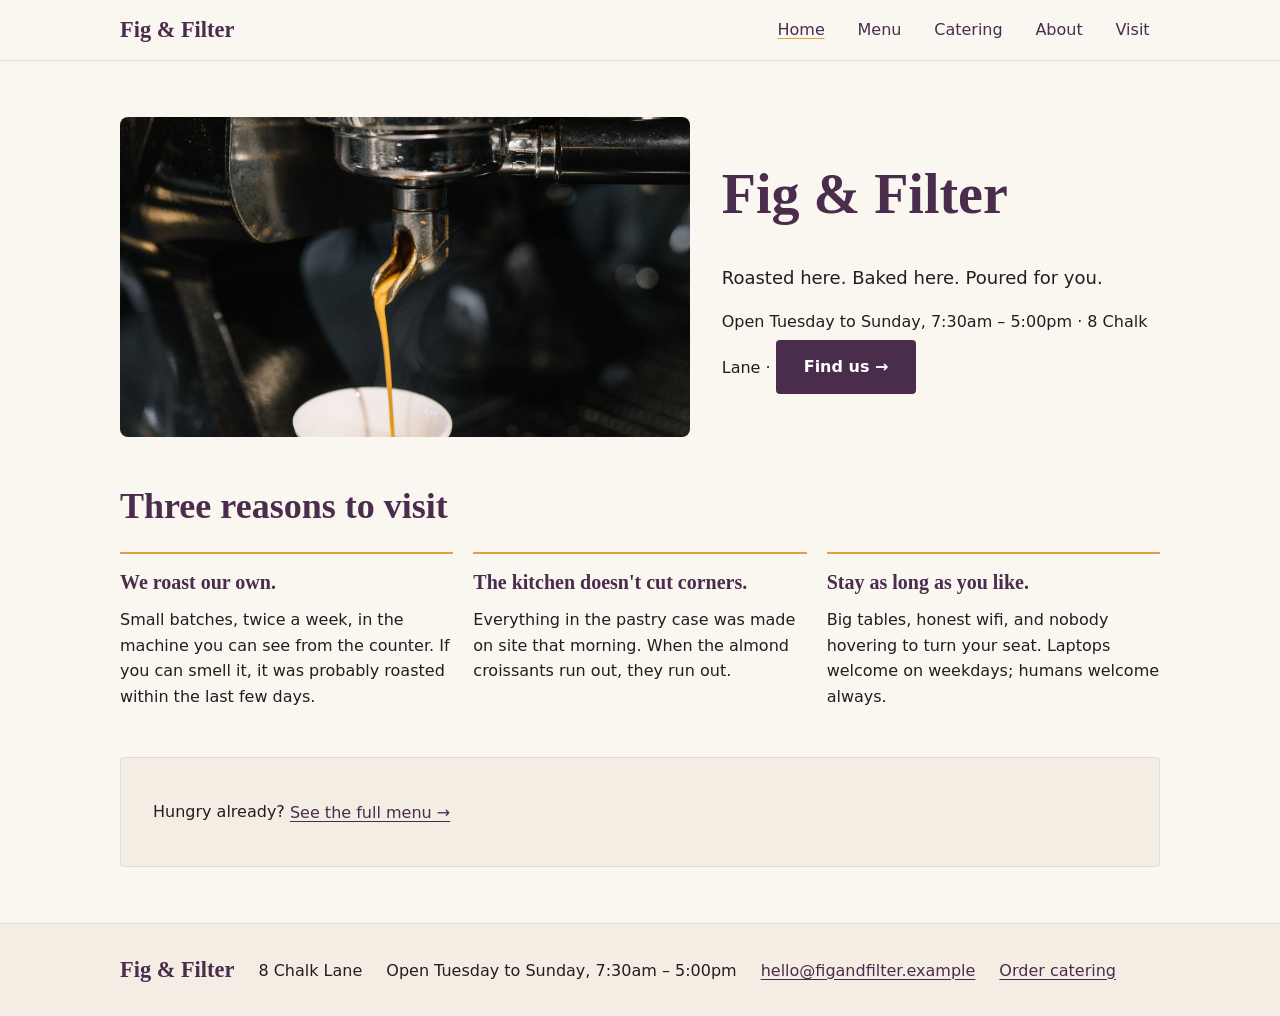
<file: index.html>
<!doctype html>
<html lang="en">
<head>
  <meta charset="utf-8">
  <meta name="viewport" content="width=device-width, initial-scale=1">
  <title>Home | Fig &amp; Filter</title>
  <link rel="stylesheet" href="styles.css">
</head>
<body>
  <a class="skip-link" href="#main">Skip to main content</a>
  <header class="site-header">
    <div class="wrap header-inner">
      <a class="wordmark" href="index.html">Fig &amp; Filter</a>
      <button class="nav-toggle" type="button" aria-controls="site-nav" aria-expanded="false" aria-label="Menu">
        <span aria-hidden="true"></span>
      </button>
      <nav id="site-nav" aria-label="Main navigation">
        <ul class="nav-links">
          <li><a href="index.html" aria-current="page">Home</a></li>
          <li><a href="menu.html">Menu</a></li>
          <li><a href="catering.html">Catering</a></li>
          <li><a href="about.html">About</a></li>
          <li><a href="visit.html">Visit</a></li>
        </ul>
      </nav>
    </div>
  </header>

  <main class="wrap page index-page" id="main" tabindex="-1">
    <section class="home-hero">
      <img src="images/hero-espresso-pour.jpg" alt="Espresso pouring from the portafilter into a white cup at the Fig &amp; Filter counter">
      <div>
        <h1>Fig &amp; Filter</h1>
        <p class="tagline">Roasted here. Baked here. Poured for you.</p>
        <p>Open Tuesday to Sunday, 7:30am – 5:00pm · 8 Chalk Lane · <a class="primary" href="visit.html">Find us →</a></p>
      </div>
    </section>

    <section class="three-reasons">
      <div class="container">
        <h2>Three reasons to visit</h2>
        <div class="row">
          <div class="card">
            <h3>We roast our own.</h3>
            <p>Small batches, twice a week, in the machine you can see from the counter. If you can smell it, it was probably roasted within the last few days.</p>
          </div>
          <div class="card">
            <h3>The kitchen doesn't cut corners.</h3>
            <p>Everything in the pastry case was made on site that morning. When the almond croissants run out, they run out.</p>
          </div>
          <div class="card">
            <h3>Stay as long as you like.</h3>
            <p>Big tables, honest wifi, and nobody hovering to turn your seat. Laptops welcome on weekdays; humans welcome always.</p>
          </div>
        </div>
      </div>
    </section>

    <section class="secondary-teaser panel">
      <div class="container">
        <p>Hungry already? <a href="menu.html">See the full menu →</a></p>
      </div>
    </section>
  </main>

  <footer class="site-footer">
    <div class="wrap footer-inner">
      <strong class="wordmark">Fig &amp; Filter</strong>
      <span>8 Chalk Lane</span>
      <span>Open Tuesday to Sunday, 7:30am – 5:00pm</span>
      <a href="mailto:hello@figandfilter.example">hello@figandfilter.example</a>
      <a href="catering.html">Order catering</a>
    </div>
  </footer>

  <script>
    const toggle = document.querySelector('.nav-toggle');
    const header = document.querySelector('.site-header');
    const navLinks = document.querySelector('.nav-links');
    header.classList.add('nav-ready');

    toggle.addEventListener('click', () => {
      const expanded = toggle.getAttribute('aria-expanded') === 'true';
      toggle.setAttribute('aria-expanded', String(!expanded));
      navLinks.classList.toggle('expanded');
    });

    header.addEventListener('keydown', (event) => {
      if (event.key === 'Escape' && toggle.getAttribute('aria-expanded') === 'true') {
        toggle.setAttribute('aria-expanded', 'false');
        toggle.focus();
      }
    });
  </script>
</body>
</html>
</file>
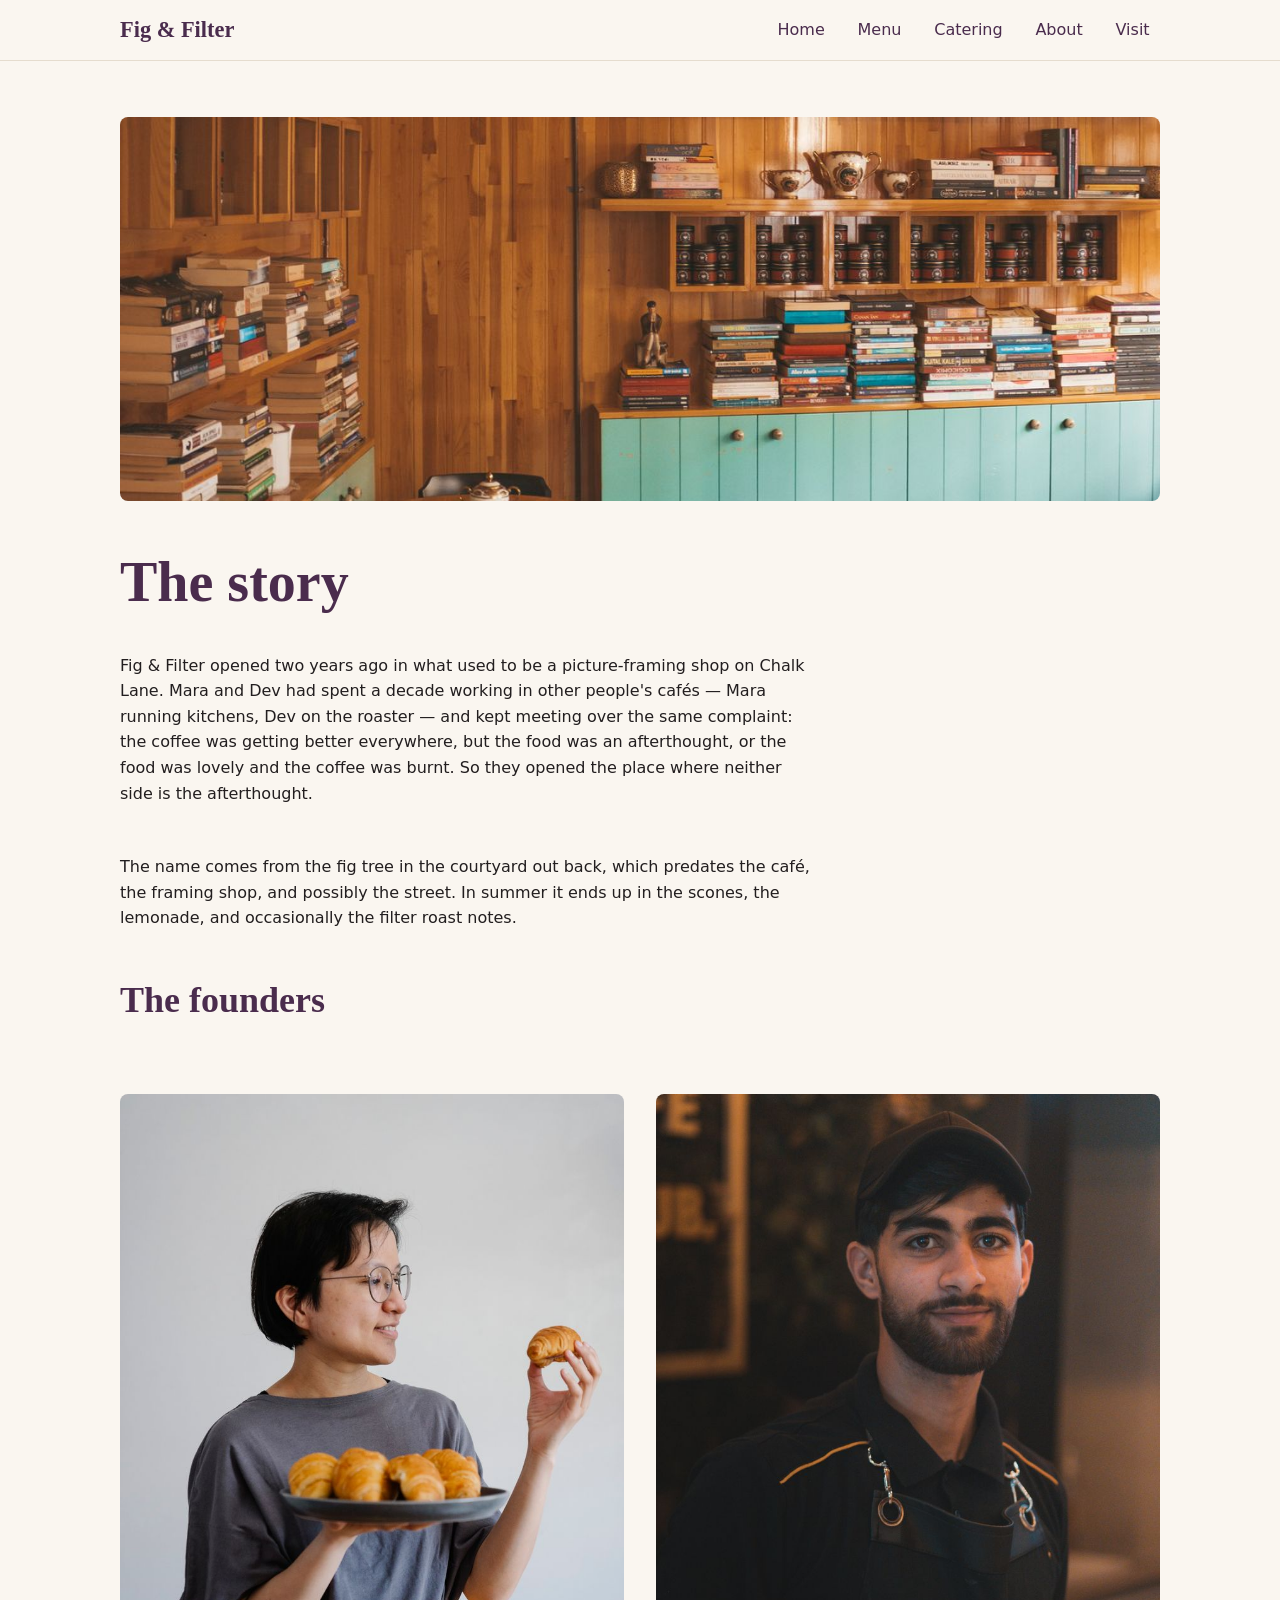
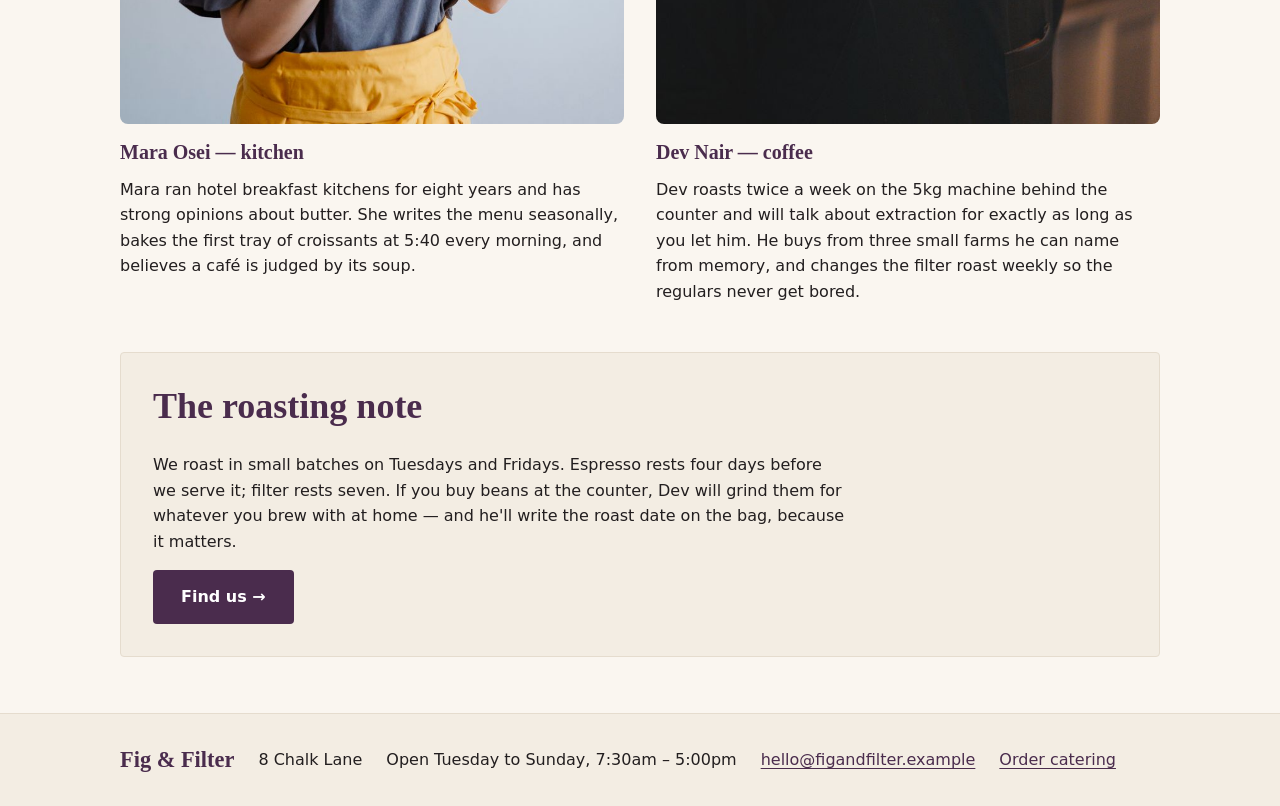
<file: about.html>
<!doctype html>
<html lang="en">
<head>
  <meta charset="utf-8">
  <meta name="viewport" content="width=device-width, initial-scale=1">
  <title>About | Fig &amp; Filter</title>
  <link rel="stylesheet" href="styles.css">
</head>
<body>
  <a class="skip-link" href="#main">Skip to main content</a>
  <header class="site-header">
    <div class="wrap header-inner">
      <a class="wordmark" href="index.html">Fig &amp; Filter</a>
      <button class="nav-toggle" type="button" aria-controls="site-nav" aria-expanded="false" aria-label="Menu">
        <span aria-hidden="true"></span>
      </button>
      <nav id="site-nav" aria-label="Main navigation">
        <ul class="nav-links">
          <li><a href="index.html">Home</a></li>
          <li><a href="menu.html">Menu</a></li>
          <li><a href="catering.html">Catering</a></li>
          <li><a href="about.html">About</a></li>
          <li><a href="visit.html">Visit</a></li>
        </ul>
      </nav>
    </div>
  </header>

  <main class="wrap page about-page" id="main" tabindex="-1">
    <img src="images/interior-seating.jpg" alt="Wooden tables inside the café, surrounded by shelves of books and tea tins">

    <section class="story">
      <h1>The story</h1>
      <p>Fig &amp; Filter opened two years ago in what used to be a picture-framing shop on Chalk Lane. Mara and Dev had spent a decade working in other people's cafés — Mara running kitchens, Dev on the roaster — and kept meeting over the same complaint: the coffee was getting better everywhere, but the food was an afterthought, or the food was lovely and the coffee was burnt. So they opened the place where neither side is the afterthought.</p>
    </section>

    <section class="the-name">
      <p>The name comes from the fig tree in the courtyard out back, which predates the café, the framing shop, and possibly the street. In summer it ends up in the scones, the lemonade, and occasionally the filter roast notes.</p>
    </section>

    <h2>The founders</h2>

    <div class="founders">
      <div class="founder">
        <img src="images/founder-mara.jpg" alt="Mara Osei holding a plate of freshly baked croissants">
        <h3>Mara Osei — kitchen</h3>
        <p>Mara ran hotel breakfast kitchens for eight years and has strong opinions about butter. She writes the menu seasonally, bakes the first tray of croissants at 5:40 every morning, and believes a café is judged by its soup.</p>
      </div>

      <div class="founder">
        <img src="images/founder-dev.jpg" alt="Dev Nair in his cap and apron behind the counter">
        <h3>Dev Nair — coffee</h3>
        <p>Dev roasts twice a week on the 5kg machine behind the counter and will talk about extraction for exactly as long as you let him. He buys from three small farms he can name from memory, and changes the filter roast weekly so the regulars never get bored.</p>
      </div>
    </div>

    <section class="roasting-note panel">
      <h2>The roasting note</h2>
      <p>We roast in small batches on Tuesdays and Fridays. Espresso rests four days before we serve it; filter rests seven. If you buy beans at the counter, Dev will grind them for whatever you brew with at home — and he'll write the roast date on the bag, because it matters.</p>

      <a href="visit.html" class="primary">Find us →</a>
    </section>
  </main>

  <footer class="site-footer">
    <div class="wrap footer-inner">
      <strong class="wordmark">Fig &amp; Filter</strong>
      <span>8 Chalk Lane</span>
      <span>Open Tuesday to Sunday, 7:30am – 5:00pm</span>
      <a href="mailto:hello@figandfilter.example">hello@figandfilter.example</a>
      <a href="catering.html">Order catering</a>
    </div>
  </footer>

  <script>
    const toggle = document.querySelector('.nav-toggle');
    const header = document.querySelector('.site-header');
    const navLinks = document.querySelector('.nav-links');
    header.classList.add('nav-ready');

    toggle.addEventListener('click', () => {
      const expanded = toggle.getAttribute('aria-expanded') === 'true';
      toggle.setAttribute('aria-expanded', String(!expanded));
      navLinks.classList.toggle('expanded');
    });

    header.addEventListener('keydown', (event) => {
      if (event.key === 'Escape' && toggle.getAttribute('aria-expanded') === 'true') {
        toggle.setAttribute('aria-expanded', 'false');
        toggle.focus();
      }
    });
  </script>
</body>
</html>
</file>
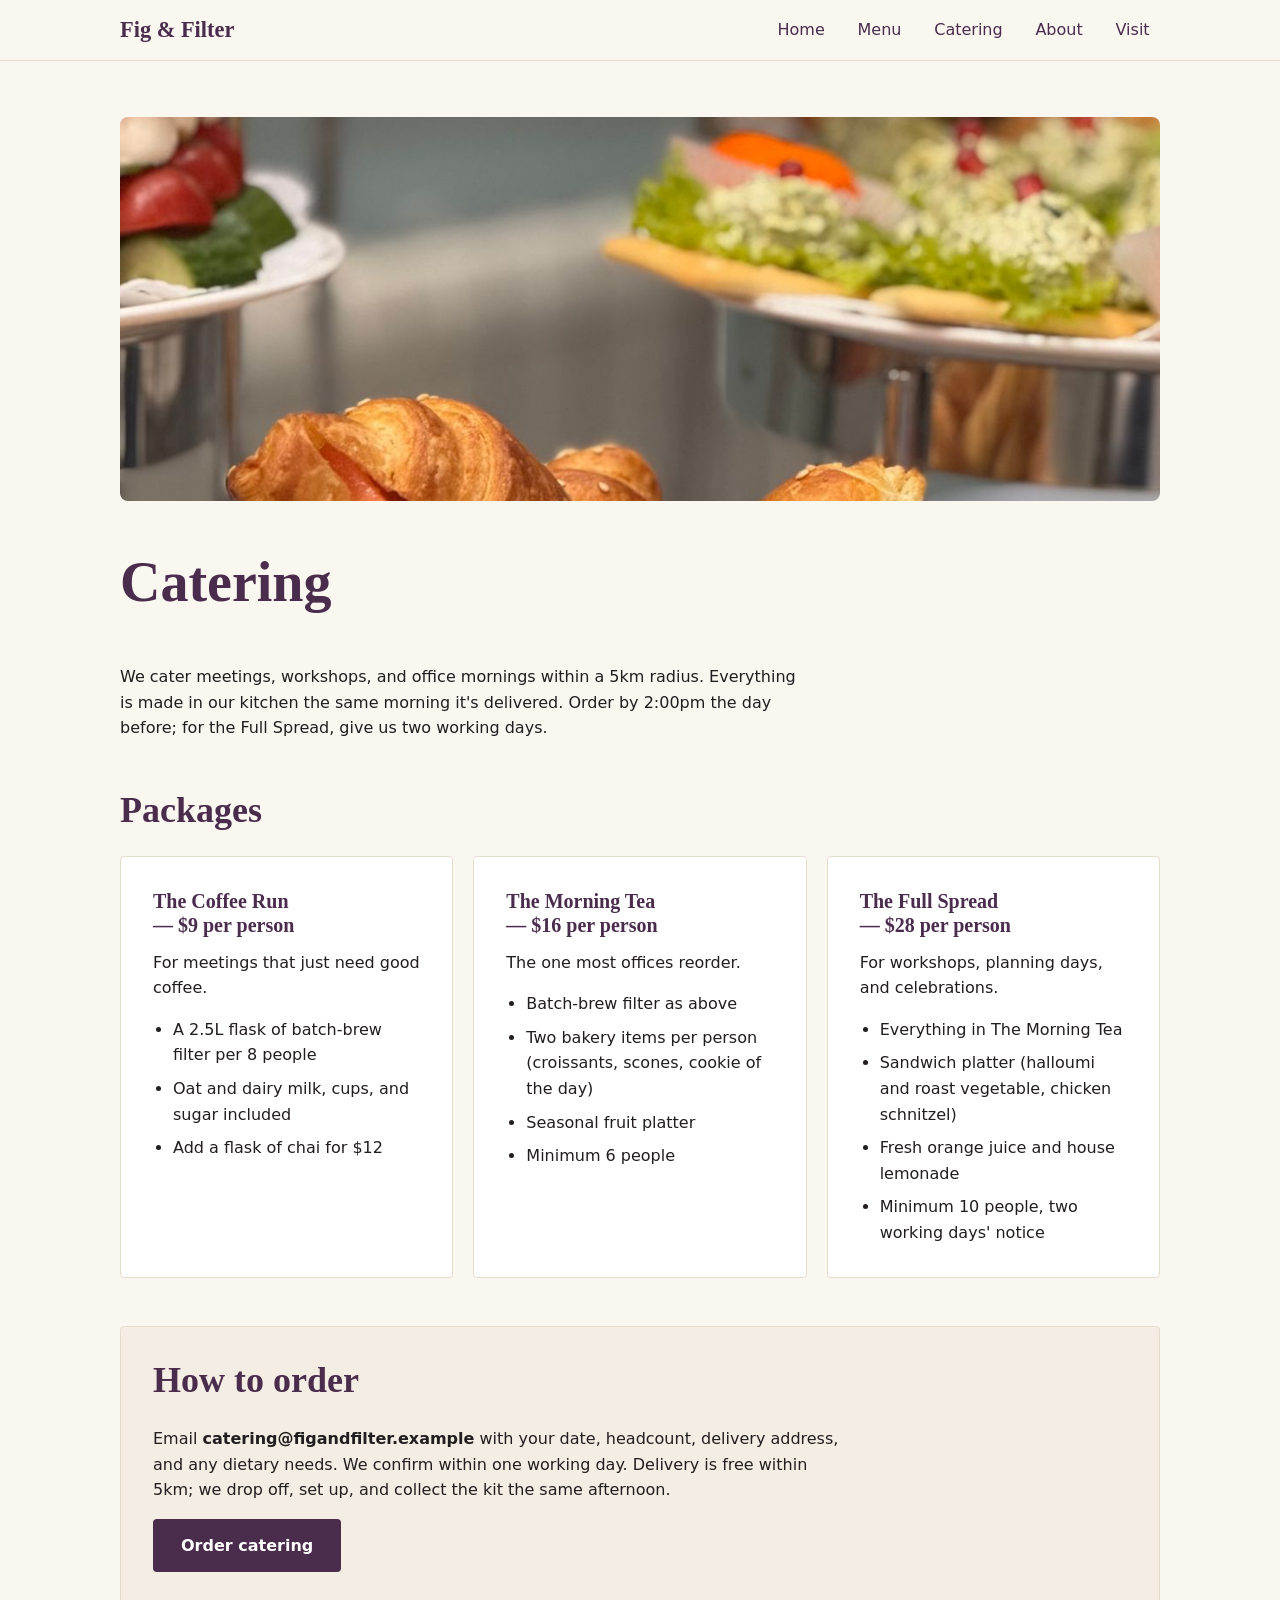
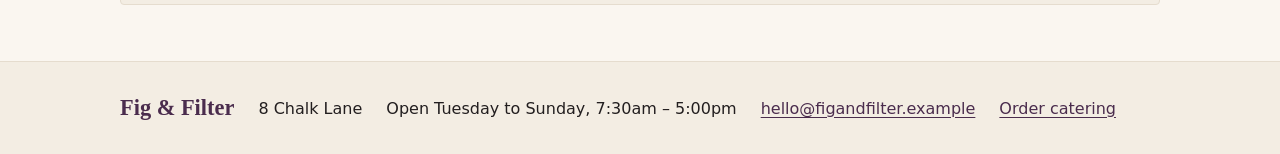
<file: catering.html>
<!doctype html>
<html lang="en">
<head>
  <meta charset="utf-8">
  <meta name="viewport" content="width=device-width, initial-scale=1">
  <title>Catering | Fig &amp; Filter</title>
  <link rel="stylesheet" href="styles.css">
</head>
<body>
  <a class="skip-link" href="#main">Skip to main content</a>
  <header class="site-header">
    <div class="wrap header-inner">
      <a class="wordmark" href="index.html">Fig &amp; Filter</a>
      <button class="nav-toggle" type="button" aria-controls="site-nav" aria-expanded="false" aria-label="Menu">
        <span aria-hidden="true"></span>
      </button>
      <nav id="site-nav" aria-label="Main navigation">
        <ul class="nav-links">
          <li><a href="index.html">Home</a></li>
          <li><a href="menu.html">Menu</a></li>
          <li><a href="catering.html">Catering</a></li>
          <li><a href="about.html">About</a></li>
          <li><a href="visit.html">Visit</a></li>
        </ul>
      </nav>
    </div>
  </header>

  <main class="wrap page catering-page" id="main" tabindex="-1">
    <img src="images/catering-spread.jpg" alt="A catering spread of filled croissants and canapés on serving stands">

    <h1>Catering</h1>

    <section class="intro">
      <p>We cater meetings, workshops, and office mornings within a 5km radius. Everything is made in our kitchen the same morning it's delivered. Order by 2:00pm the day before; for the Full Spread, give us two working days.</p>
    </section>

    <section class="packages">
      <h2>Packages</h2>
      <div class="package-grid">

        <article class="package panel">
          <h3>The Coffee Run — $9 per person</h3>
          <p>For meetings that just need good coffee.</p>
          <ul>
            <li>A 2.5L flask of batch-brew filter per 8 people</li>
            <li>Oat and dairy milk, cups, and sugar included</li>
            <li>Add a flask of chai for $12</li>
          </ul>
        </article>

        <article class="package panel">
          <h3>The Morning Tea — $16 per person</h3>
          <p>The one most offices reorder.</p>
          <ul>
            <li>Batch-brew filter as above</li>
            <li>Two bakery items per person (croissants, scones, cookie of the day)</li>
            <li>Seasonal fruit platter</li>
            <li>Minimum 6 people</li>
          </ul>
        </article>

        <article class="package panel">
          <h3>The Full Spread — $28 per person</h3>
          <p>For workshops, planning days, and celebrations.</p>
          <ul>
            <li>Everything in The Morning Tea</li>
            <li>Sandwich platter (halloumi and roast vegetable, chicken schnitzel)</li>
            <li>Fresh orange juice and house lemonade</li>
            <li>Minimum 10 people, two working days' notice</li>
          </ul>
        </article>
      </div>
    </section>

    <section class="how-to-order panel">
      <h2>How to order</h2>
      <p>Email <strong>catering@figandfilter.example</strong> with your date, headcount, delivery address, and any dietary needs. We confirm within one working day. Delivery is free within 5km; we drop off, set up, and collect the kit the same afternoon.</p>

      <a href="mailto:catering@figandfilter.example" class="primary">Order catering</a>
    </section>
  </main>

  <footer class="site-footer">
    <div class="wrap footer-inner">
      <strong class="wordmark">Fig &amp; Filter</strong>
      <span>8 Chalk Lane</span>
      <span>Open Tuesday to Sunday, 7:30am – 5:00pm</span>
      <a href="mailto:hello@figandfilter.example">hello@figandfilter.example</a>
      <a href="catering.html">Order catering</a>
    </div>
  </footer>

  <script>
    const toggle = document.querySelector('.nav-toggle');
    const header = document.querySelector('.site-header');
    const navLinks = document.querySelector('.nav-links');
    header.classList.add('nav-ready');

    toggle.addEventListener('click', () => {
      const expanded = toggle.getAttribute('aria-expanded') === 'true';
      toggle.setAttribute('aria-expanded', String(!expanded));
      navLinks.classList.toggle('expanded');
    });

    header.addEventListener('keydown', (event) => {
      if (event.key === 'Escape' && toggle.getAttribute('aria-expanded') === 'true') {
        toggle.setAttribute('aria-expanded', 'false');
        toggle.focus();
      }
    });
  </script>
</body>
</html>
</file>
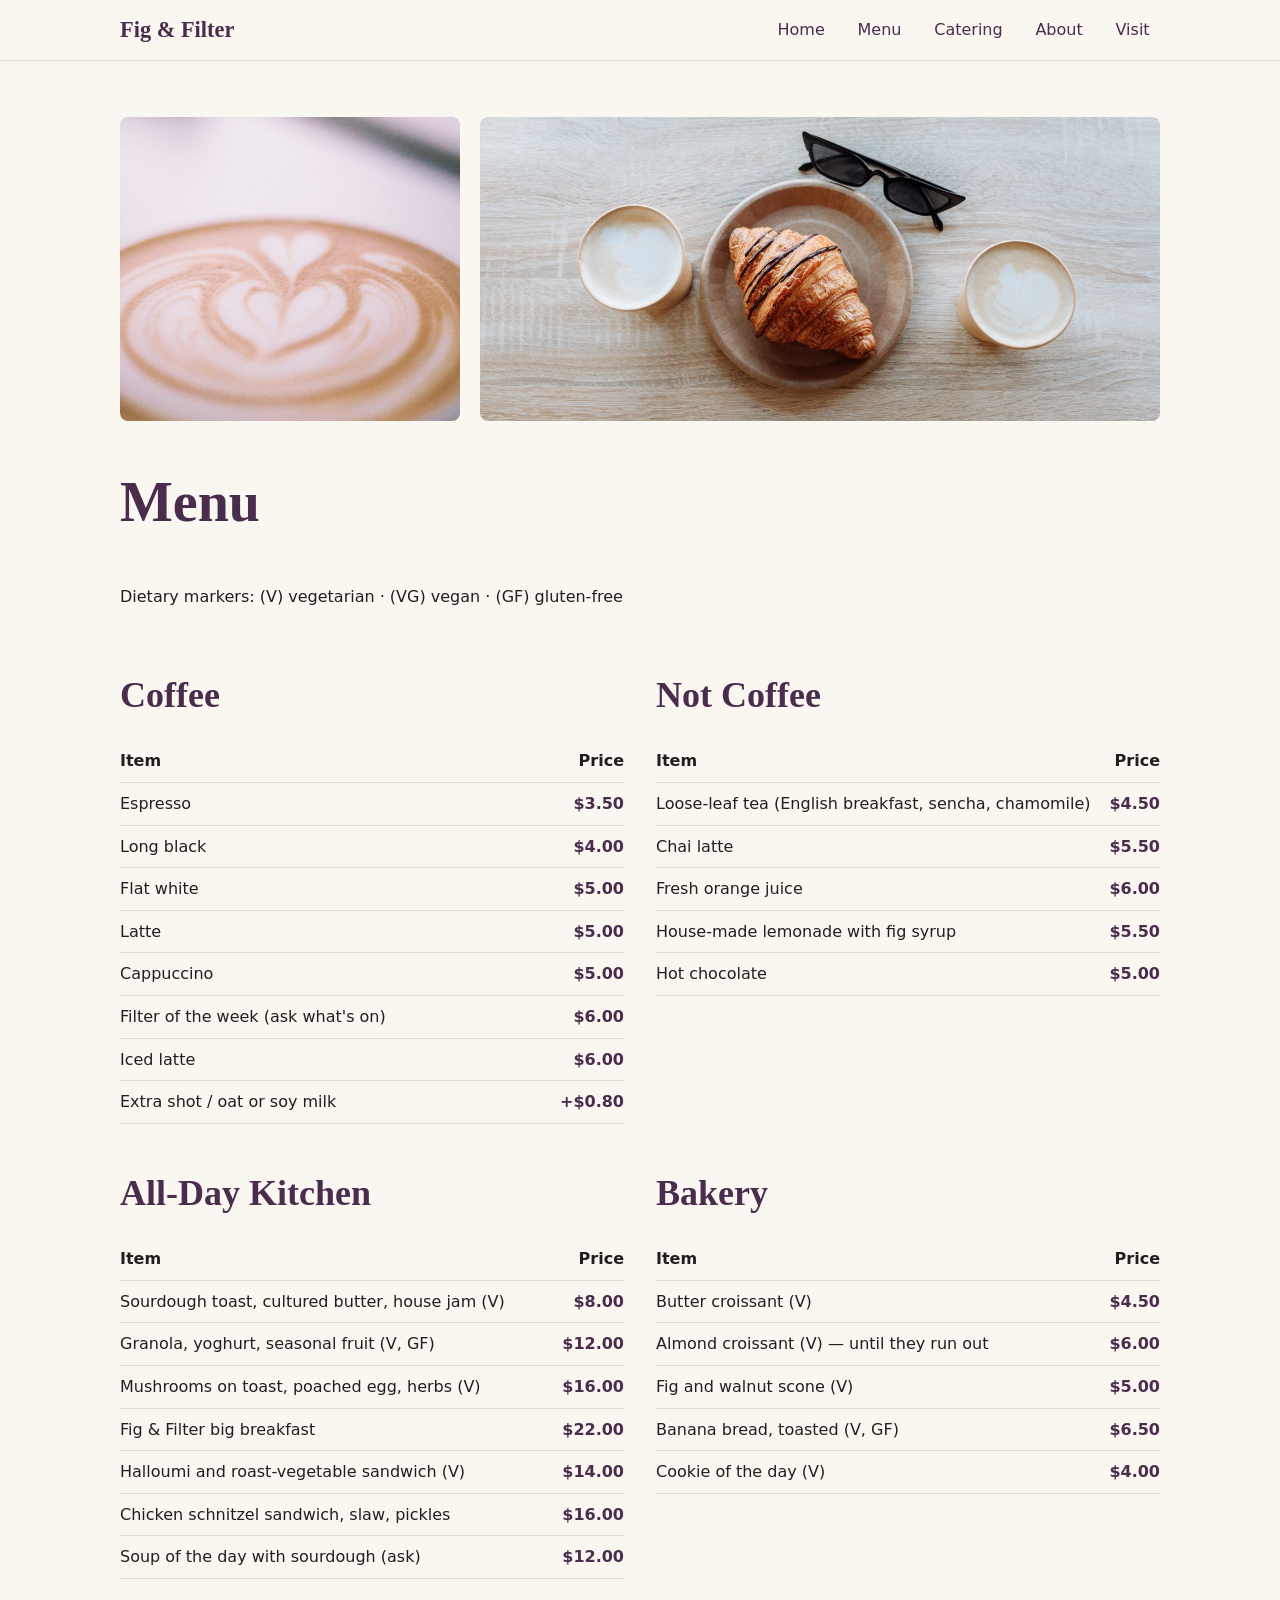
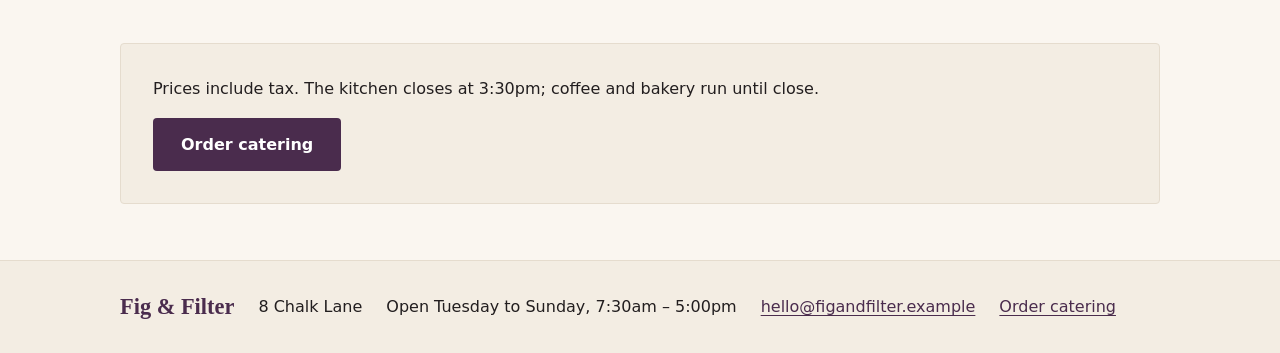
<file: menu.html>
<!doctype html>
<html lang="en">
<head>
  <meta charset="utf-8">
  <meta name="viewport" content="width=device-width, initial-scale=1">
  <title>Menu | Fig &amp; Filter</title>
  <link rel="stylesheet" href="styles.css">
</head>
<body>
  <a class="skip-link" href="#main">Skip to main content</a>
  <header class="site-header">
    <div class="wrap header-inner">
      <a class="wordmark" href="index.html">Fig &amp; Filter</a>
      <button class="nav-toggle" type="button" aria-controls="site-nav" aria-expanded="false" aria-label="Menu">
        <span aria-hidden="true"></span>
      </button>
      <nav id="site-nav" aria-label="Main navigation">
        <ul class="nav-links">
          <li><a href="index.html">Home</a></li>
          <li><a href="menu.html">Menu</a></li>
          <li><a href="catering.html">Catering</a></li>
          <li><a href="about.html">About</a></li>
          <li><a href="visit.html">Visit</a></li>
        </ul>
      </nav>
    </div>
  </header>

  <main class="wrap page menu-page" id="main" tabindex="-1">
    <div class="menu-photos">
      <img src="images/latte-art.jpg" alt="Close-up of heart-shaped latte art in a Fig &amp; Filter cup">
      <img src="images/menu-flatlay.jpg" alt="A croissant and two lattes on a wooden table, seen from above">
    </div>

    <h1>Menu</h1>
    <p>Dietary markers: (V) vegetarian · (VG) vegan · (GF) gluten-free</p>

    <div class="menu-grid">
      <section class="coffee">
        <h2>Coffee</h2>
        <table>
          <thead>
            <tr><th scope="col">Item</th><th scope="col">Price</th></tr>
          </thead>
          <tbody>
            <tr><td>Espresso</td><td>$3.50</td></tr>
            <tr><td>Long black</td><td>$4.00</td></tr>
            <tr><td>Flat white</td><td>$5.00</td></tr>
            <tr><td>Latte</td><td>$5.00</td></tr>
            <tr><td>Cappuccino</td><td>$5.00</td></tr>
            <tr><td>Filter of the week (ask what's on)</td><td>$6.00</td></tr>
            <tr><td>Iced latte</td><td>$6.00</td></tr>
            <tr><td>Extra shot / oat or soy milk</td><td>+$0.80</td></tr>
          </tbody>
        </table>
      </section>

      <section class="not-coffee">
        <h2>Not Coffee</h2>
        <table>
          <thead>
            <tr><th scope="col">Item</th><th scope="col">Price</th></tr>
          </thead>
          <tbody>
            <tr><td>Loose-leaf tea (English breakfast, sencha, chamomile)</td><td>$4.50</td></tr>
            <tr><td>Chai latte</td><td>$5.50</td></tr>
            <tr><td>Fresh orange juice</td><td>$6.00</td></tr>
            <tr><td>House-made lemonade with fig syrup</td><td>$5.50</td></tr>
            <tr><td>Hot chocolate</td><td>$5.00</td></tr>
          </tbody>
        </table>
      </section>

      <section class="all-day">
        <h2>All-Day Kitchen</h2>
        <table>
          <thead>
            <tr><th scope="col">Item</th><th scope="col">Price</th></tr>
          </thead>
          <tbody>
            <tr><td>Sourdough toast, cultured butter, house jam (V)</td><td>$8.00</td></tr>
            <tr><td>Granola, yoghurt, seasonal fruit (V, GF)</td><td>$12.00</td></tr>
            <tr><td>Mushrooms on toast, poached egg, herbs (V)</td><td>$16.00</td></tr>
            <tr><td>Fig &amp; Filter big breakfast</td><td>$22.00</td></tr>
            <tr><td>Halloumi and roast-vegetable sandwich (V)</td><td>$14.00</td></tr>
            <tr><td>Chicken schnitzel sandwich, slaw, pickles</td><td>$16.00</td></tr>
            <tr><td>Soup of the day with sourdough (ask)</td><td>$12.00</td></tr>
          </tbody>
        </table>
      </section>

      <section class="bakery">
        <h2>Bakery</h2>
        <table>
          <thead>
            <tr><th scope="col">Item</th><th scope="col">Price</th></tr>
          </thead>
          <tbody>
            <tr><td>Butter croissant (V)</td><td>$4.50</td></tr>
            <tr><td>Almond croissant (V) — until they run out</td><td>$6.00</td></tr>
            <tr><td>Fig and walnut scone (V)</td><td>$5.00</td></tr>
            <tr><td>Banana bread, toasted (V, GF)</td><td>$6.50</td></tr>
            <tr><td>Cookie of the day (V)</td><td>$4.00</td></tr>
          </tbody>
        </table>
      </section>

    </div>
    <section class="panel">
      <p>Prices include tax. The kitchen closes at 3:30pm; coffee and bakery run until close.</p>
      <a href="catering.html" class="primary">Order catering</a>
    </section>
  </main>

  <footer class="site-footer">
    <div class="wrap footer-inner">
      <strong class="wordmark">Fig &amp; Filter</strong>
      <span>8 Chalk Lane</span>
      <span>Open Tuesday to Sunday, 7:30am – 5:00pm</span>
      <a href="mailto:hello@figandfilter.example">hello@figandfilter.example</a>
      <a href="catering.html">Order catering</a>
    </div>
  </footer>

  <script>
    const toggle = document.querySelector('.nav-toggle');
    const header = document.querySelector('.site-header');
    const navLinks = document.querySelector('.nav-links');
    header.classList.add('nav-ready');

    toggle.addEventListener('click', () => {
      const expanded = toggle.getAttribute('aria-expanded') === 'true';
      toggle.setAttribute('aria-expanded', String(!expanded));
      navLinks.classList.toggle('expanded');
    });

    header.addEventListener('keydown', (event) => {
      if (event.key === 'Escape' && toggle.getAttribute('aria-expanded') === 'true') {
        toggle.setAttribute('aria-expanded', 'false');
        toggle.focus();
      }
    });
  </script>
</body>
</html>
</file>
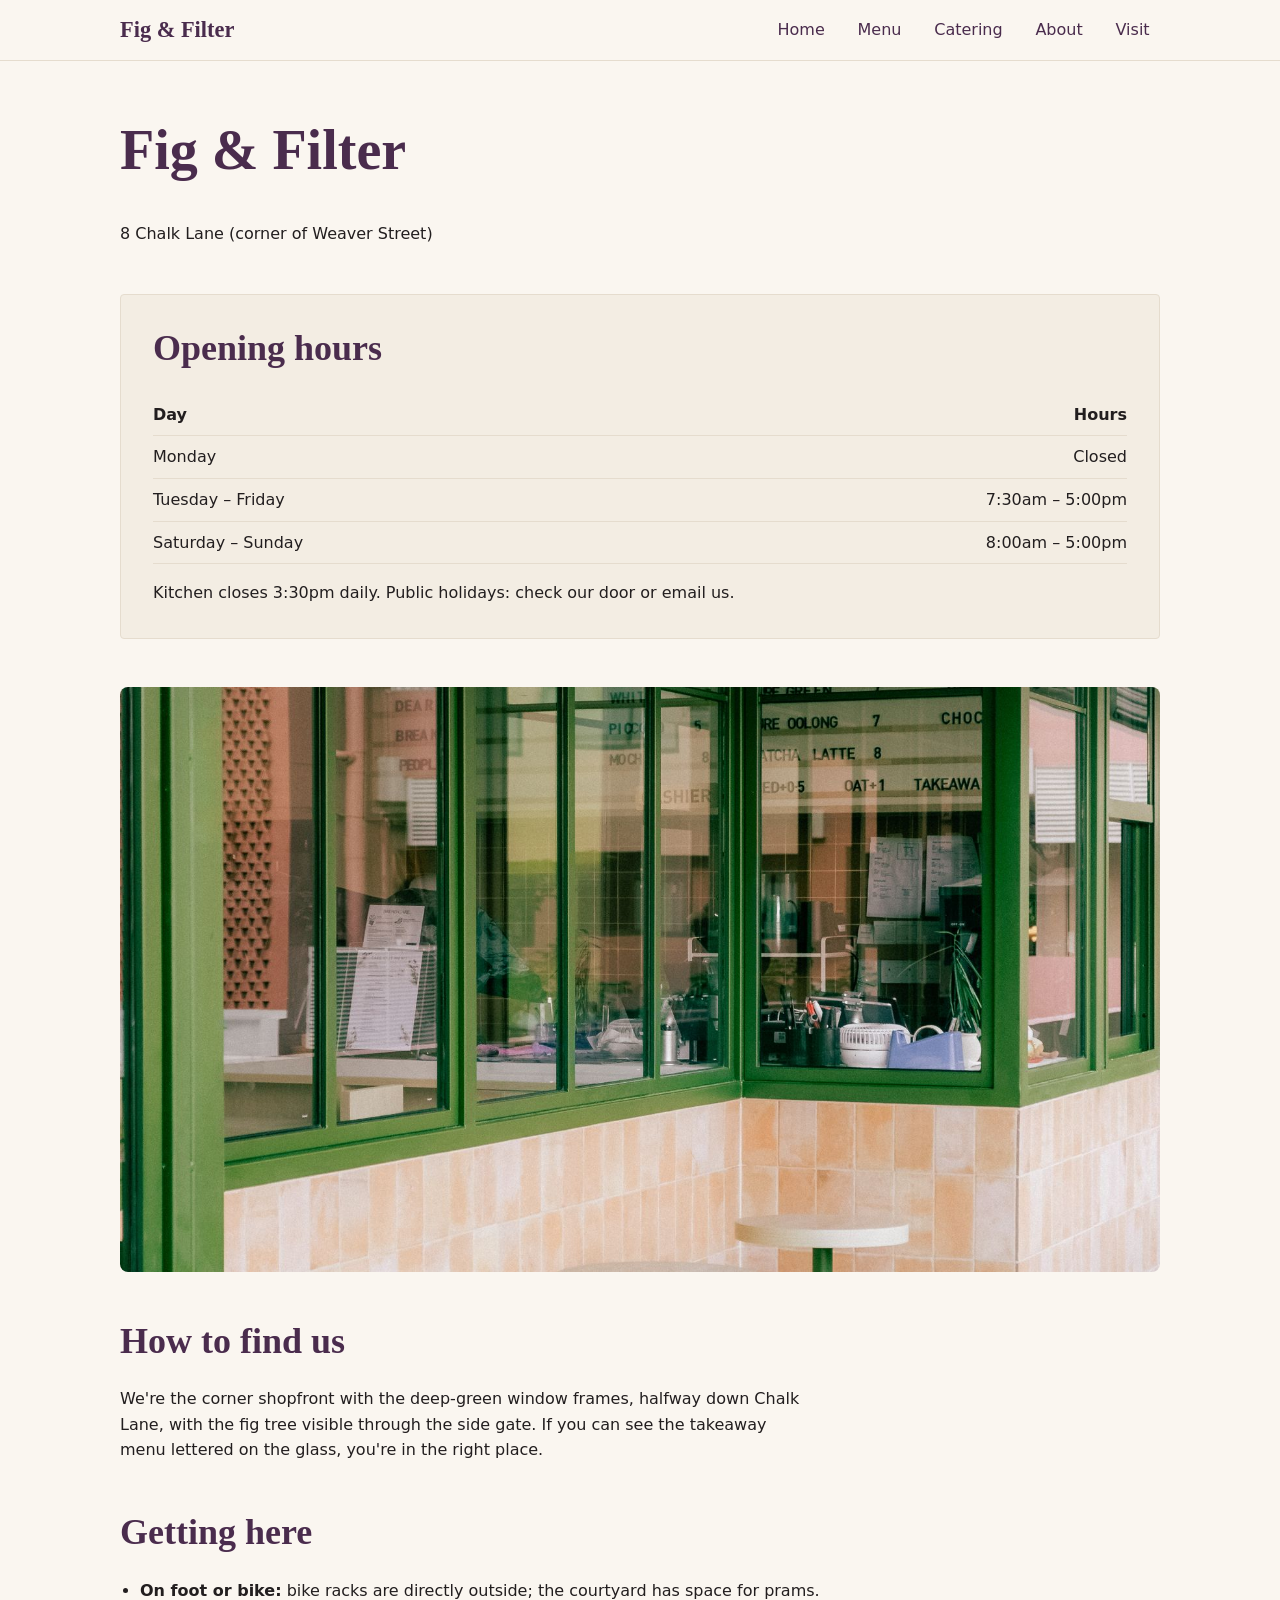
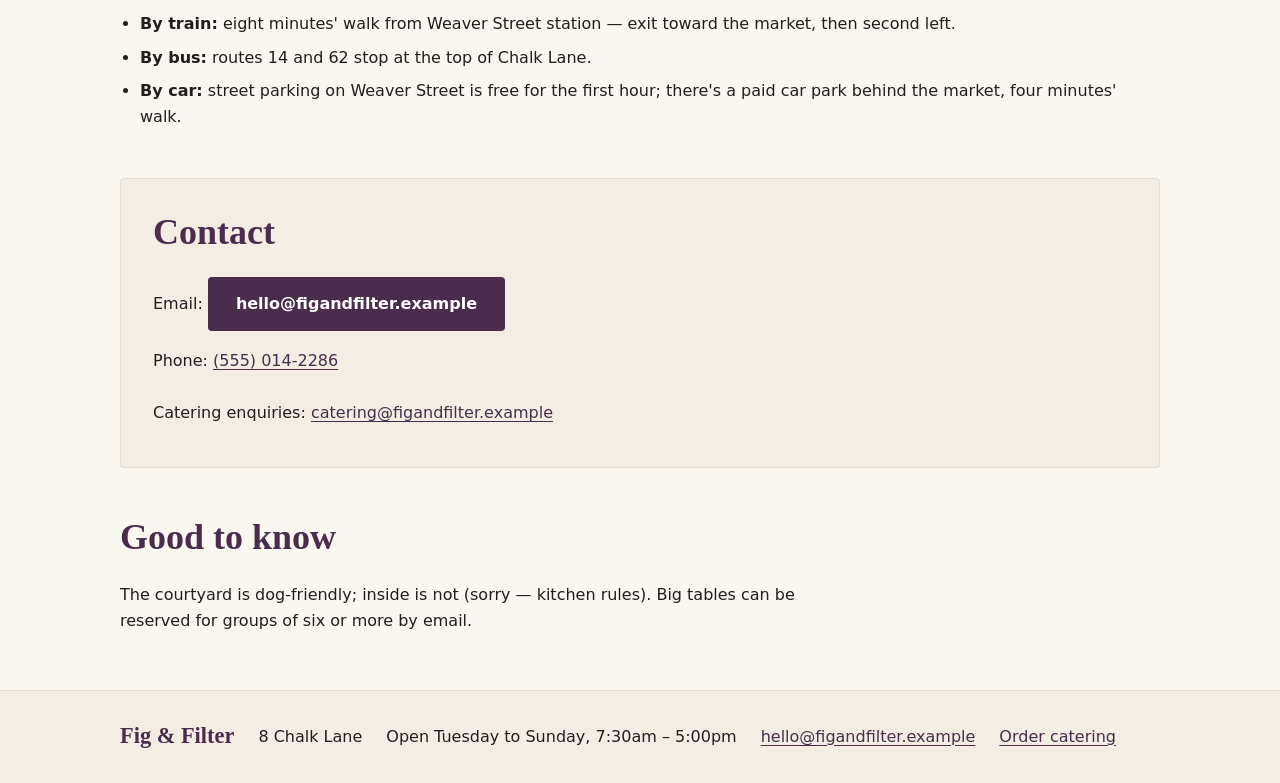
<file: visit.html>
<!doctype html>
<html lang="en">
<head>
  <meta charset="utf-8">
  <meta name="viewport" content="width=device-width, initial-scale=1">
  <title>Visit | Fig &amp; Filter</title>
  <link rel="stylesheet" href="styles.css">
</head>
<body>
  <a class="skip-link" href="#main">Skip to main content</a>
  <header class="site-header">
    <div class="wrap header-inner">
      <a class="wordmark" href="index.html">Fig &amp; Filter</a>
      <button class="nav-toggle" type="button" aria-controls="site-nav" aria-expanded="false" aria-label="Menu">
        <span aria-hidden="true"></span>
      </button>
      <nav id="site-nav" aria-label="Main navigation">
        <ul class="nav-links">
          <li><a href="index.html">Home</a></li>
          <li><a href="menu.html">Menu</a></li>
          <li><a href="catering.html">Catering</a></li>
          <li><a href="about.html">About</a></li>
          <li><a href="visit.html">Visit</a></li>
        </ul>
      </nav>
    </div>
  </header>

  <main class="wrap page visit-page" id="main" tabindex="-1">
    <section class="address">
      <h1>Fig &amp; Filter</h1>
      <p>8 Chalk Lane (corner of Weaver Street)</p>
    </section>

    <section class="opening-hours panel">
      <h2>Opening hours</h2>
      <table>
        <thead>
          <tr><th scope="col">Day</th><th scope="col">Hours</th></tr>
        </thead>
        <tbody>
          <tr><td>Monday</td><td>Closed</td></tr>
          <tr><td>Tuesday – Friday</td><td>7:30am – 5:00pm</td></tr>
          <tr><td>Saturday – Sunday</td><td>8:00am – 5:00pm</td></tr>
        </tbody>
      </table>
      <p>Kitchen closes 3:30pm daily. Public holidays: check our door or email us.</p>
    </section>

    <img src="images/storefront.jpg" alt="The Fig &amp; Filter corner shopfront with deep-green window frames and a pavement table">
    <section class="how-to-find">
      <h2>How to find us</h2>
      <p>We're the corner shopfront with the deep-green window frames, halfway down Chalk Lane, with the fig tree visible through the side gate. If you can see the takeaway menu lettered on the glass, you're in the right place.</p>
    </section>

    <section class="getting-here">
      <h2>Getting here</h2>
      <ul>
        <li><strong>On foot or bike:</strong> bike racks are directly outside; the courtyard has space for prams.</li>
        <li><strong>By train:</strong> eight minutes' walk from Weaver Street station — exit toward the market, then second left.</li>
        <li><strong>By bus:</strong> routes 14 and 62 stop at the top of Chalk Lane.</li>
        <li><strong>By car:</strong> street parking on Weaver Street is free for the first hour; there's a paid car park behind the market, four minutes' walk.</li>
      </ul>
    </section>

    <section class="contact panel">
      <h2>Contact</h2>
      <ul>
        <li>Email: <a class="primary" href="mailto:hello@figandfilter.example">hello@figandfilter.example</a></li>
        <li>Phone: <a href="tel:+15550142286">(555) 014-2286</a></li>
        <li>Catering enquiries: <a href="mailto:catering@figandfilter.example">catering@figandfilter.example</a></li>
      </ul>
    </section>

    <section class="good-to-know">
      <h2>Good to know</h2>
      <p>The courtyard is dog-friendly; inside is not (sorry — kitchen rules). Big tables can be reserved for groups of six or more by email.</p>
    </section>
  </main>

  <footer class="site-footer">
    <div class="wrap footer-inner">
      <strong class="wordmark">Fig &amp; Filter</strong>
      <span>8 Chalk Lane</span>
      <span>Open Tuesday to Sunday, 7:30am – 5:00pm</span>
      <a href="mailto:hello@figandfilter.example">hello@figandfilter.example</a>
      <a href="catering.html">Order catering</a>
    </div>
  </footer>

  <script>
    const toggle = document.querySelector('.nav-toggle');
    const header = document.querySelector('.site-header');
    const navLinks = document.querySelector('.nav-links');
    header.classList.add('nav-ready');

    toggle.addEventListener('click', () => {
      const expanded = toggle.getAttribute('aria-expanded') === 'true';
      toggle.setAttribute('aria-expanded', String(!expanded));
      navLinks.classList.toggle('expanded');
    });

    header.addEventListener('keydown', (event) => {
      if (event.key === 'Escape' && toggle.getAttribute('aria-expanded') === 'true') {
        toggle.setAttribute('aria-expanded', 'false');
        toggle.focus();
      }
    });
  </script>
</body>
</html>
</file>
<file: styles.css>
:root {
  --fig: #4a2c4d;
  --amber: #d9a441;
  --paper: #faf6f0;
  --tint: #f3ede3;
  --ink: #221e1f;
  --line: #e5dcce;
  --serif: "Playfair Display", Georgia, serif;
}

* { box-sizing: border-box; }

body {
  margin: 0;
  background: var(--paper);
  color: var(--ink);
  font: 1rem/1.6 "Plus Jakarta Sans", system-ui, sans-serif;
  overflow-wrap: anywhere;
}

h1, h2, h3 {
  margin: 0 0 .65em;
  color: var(--fig);
  font: 600 1.25rem/1.2 var(--serif);
  text-wrap: balance;
}

h1 { font-size: clamp(2.25rem, 6vw, 3.5rem); }
h2 { font-size: clamp(1.75rem, 4vw, 2.25rem); }
p { margin: 0 0 1rem; max-width: 68ch; }
p:last-child, ul:last-child { margin-bottom: 0; }
ul { padding-inline-start: 1.25rem; }
li + li { margin-top: .5rem; }

a, button {
  min-height: 44px;
  max-width: 100%;
  display: inline-flex;
  align-items: center;
  color: var(--fig);
  font: inherit;
}

a { text-underline-offset: .2em; }
a:hover { text-decoration-color: var(--amber); }
:focus-visible { outline: 2px solid var(--amber); outline-offset: 3px; }

.primary {
  background: var(--fig);
  color: white;
  border-radius: .25rem;
  padding: .875rem 1.75rem;
  font-weight: 700;
  text-decoration: none;
}

.primary:hover { background: #361f38; }

.skip-link {
  position: absolute;
  z-index: 2;
  inset: .5rem auto auto .5rem;
  padding: 0 1rem;
  background: white;
  transform: translateY(calc(-100% - 1rem));
}

.skip-link:focus { transform: none; }

.wrap {
  width: min(100% - 2.5rem, 1040px);
  margin-inline: auto;
}

.site-header { border-bottom: 1px solid var(--line); }

.header-inner {
  display: flex;
  flex-wrap: wrap;
  align-items: center;
  justify-content: space-between;
  padding-block: .5rem;
}

.wordmark {
  color: var(--fig);
  font: 700 1.4rem/1.2 var(--serif);
  text-decoration: none;
}

#site-nav { width: 100%; }
#site-nav ul { list-style: none; margin: 0; padding: 0; }
#site-nav li { margin: 0; }
#site-nav a { display: flex; padding-inline: .65rem; text-decoration: none; }

#site-nav a:hover, #site-nav [aria-current="page"] {
  text-decoration: underline;
  text-decoration-color: var(--amber);
}

.nav-toggle {
  display: none;
  justify-content: center;
  width: 44px;
  padding: 0;
  border: 1px solid var(--line);
  border-radius: .25rem;
  background: transparent;
  cursor: pointer;
}

.nav-toggle span {
  width: 18px;
  height: 2px;
  background: currentColor;
  box-shadow: 0 -5px currentColor, 0 5px currentColor;
}

@media (width < 768px) {
  .nav-ready .nav-toggle { display: inline-flex; }
  .nav-ready .nav-toggle[aria-expanded="false"] + nav { display: none; }
}

.page {
  display: grid;
  gap: clamp(1.5rem, 4vw, 3rem);
  padding-block: clamp(1.25rem, 5vw, 3.5rem);
}

.page > h1 { margin-bottom: 0; }

img {
  display: block;
  width: 100%;
  object-fit: cover;
  border-radius: .5rem;
}

.home-hero, .menu-photos, .menu-grid, .row, .package-grid, .founders {
  display: grid;
  gap: 1.25rem;
}

.home-hero img, .visit-page > img { aspect-ratio: 16 / 9; }
.home-hero .tagline { font-size: 1.125rem; }
.home-hero .primary { margin-block-start: .35rem; }
.row > div { border-top: 2px solid var(--amber); padding-top: 1rem; }

.panel {
  background: var(--tint);
  border: 1px solid var(--line);
  border-radius: .25rem;
  padding: clamp(1rem, 3vw, 2rem);
}

.package { background: white; }
.package ul { margin-top: 0; }
.menu-photos { grid-template-columns: minmax(0, 1fr) minmax(0, 2fr); }
.menu-photos img { height: clamp(8rem, 26vw, 19rem); }
.catering-page > img, .about-page > img { aspect-ratio: 3 / 2; max-height: 24rem; }
.founder img { aspect-ratio: 4 / 5; margin-bottom: 1rem; }
.contact ul { list-style: none; padding: 0; }

table { border-collapse: collapse; width: 100%; margin-bottom: 1rem; }

td, th {
  border-bottom: 1px solid var(--line);
  padding: .5rem 0;
  text-align: start;
  vertical-align: top;
}

td:last-child, th:last-child {
  padding-inline-start: .65rem;
  text-align: end;
  font-variant-numeric: tabular-nums;
}

.menu-page td:last-child { white-space: nowrap; color: var(--fig); font-weight: 700; }

.site-footer {
  background: var(--tint);
  border-top: 1px solid var(--line);
  padding-block: 1.5rem;
}

.footer-inner {
  display: flex;
  flex-direction: column;
  align-items: flex-start;
  gap: .25rem 1.5rem;
}

@media (min-width: 640px) {
  .menu-grid, .founders { grid-template-columns: repeat(2, minmax(0, 1fr)); }
  .footer-inner { flex-flow: row wrap; align-items: center; }
}

@media (min-width: 768px) {
  #site-nav { width: auto; }
  #site-nav ul { display: flex; gap: .75rem; }

  .home-hero {
    grid-template-columns: minmax(0, 1.3fr) minmax(0, 1fr);
    align-items: center;
    gap: 2rem;
  }

  .row, .package-grid { grid-template-columns: repeat(3, minmax(0, 1fr)); }
  .menu-grid, .founders { gap: 2rem; }
}
</file>
